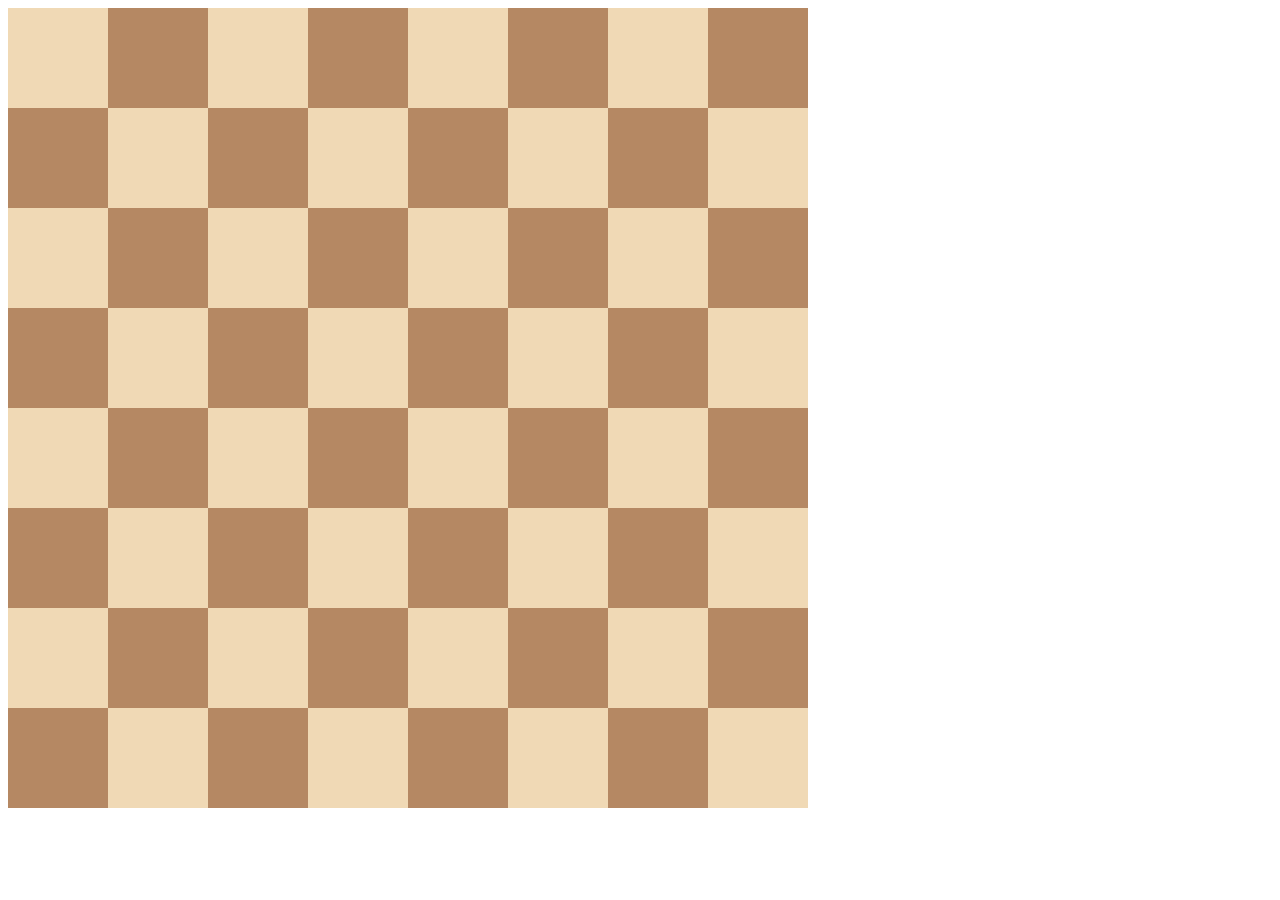
<file: 10.0 Display Grid/index.html>
<!DOCTYPE html>
<html>

<head>
  <title>Chessboard</title>
  <style>
    /* Write your code here */
    /* Each square should be 100px by 100px */
    .container {
      width: 800px;
      display: grid;
      /* grid-template-columns: repeat(8, 100px); */
      grid-template-columns: 1fr 1fr 1fr 1fr 1fr 1fr 1fr 1fr;
      /* grid-template-rows: repeat(8, 100px); */
      grid-template-rows: 1fr 1fr 1fr 1fr 1fr 1fr 1fr 1fr;
    }
    /* My colours for white: #f0d9b5, black: #b58863 */
    .white {
      height: 100px;
      width: 100px;
      background-color: #f0d9b5;
    }
    .black {
      height: 100px;
      width: 100px;
      background-color: #b58863;
    }
  </style>
</head>

<body>
  <div class="container">
    <div class="white"></div>
    <div class="black"></div>
    <div class="white"></div>
    <div class="black"></div>
    <div class="white"></div>
    <div class="black"></div>
    <div class="white"></div>
    <div class="black"></div>
    <div class="black"></div>
    <div class="white"></div>
    <div class="black"></div>
    <div class="white"></div>
    <div class="black"></div>
    <div class="white"></div>
    <div class="black"></div>
    <div class="white"></div>
    <div class="white"></div>
    <div class="black"></div>
    <div class="white"></div>
    <div class="black"></div>
    <div class="white"></div>
    <div class="black"></div>
    <div class="white"></div>
    <div class="black"></div>
    <div class="black"></div>
    <div class="white"></div>
    <div class="black"></div>
    <div class="white"></div>
    <div class="black"></div>
    <div class="white"></div>
    <div class="black"></div>
    <div class="white"></div>
    <div class="white"></div>
    <div class="black"></div>
    <div class="white"></div>
    <div class="black"></div>
    <div class="white"></div>
    <div class="black"></div>
    <div class="white"></div>
    <div class="black"></div>
    <div class="black"></div>
    <div class="white"></div>
    <div class="black"></div>
    <div class="white"></div>
    <div class="black"></div>
    <div class="white"></div>
    <div class="black"></div>
    <div class="white"></div>
    <div class="white"></div>
    <div class="black"></div>
    <div class="white"></div>
    <div class="black"></div>
    <div class="white"></div>
    <div class="black"></div>
    <div class="white"></div>
    <div class="black"></div>
    <div class="black"></div>
    <div class="white"></div>
    <div class="black"></div>
    <div class="white"></div>
    <div class="black"></div>
    <div class="white"></div>
    <div class="black"></div>
    <div class="white"></div>
  </div>
</body>

</html>
</file>
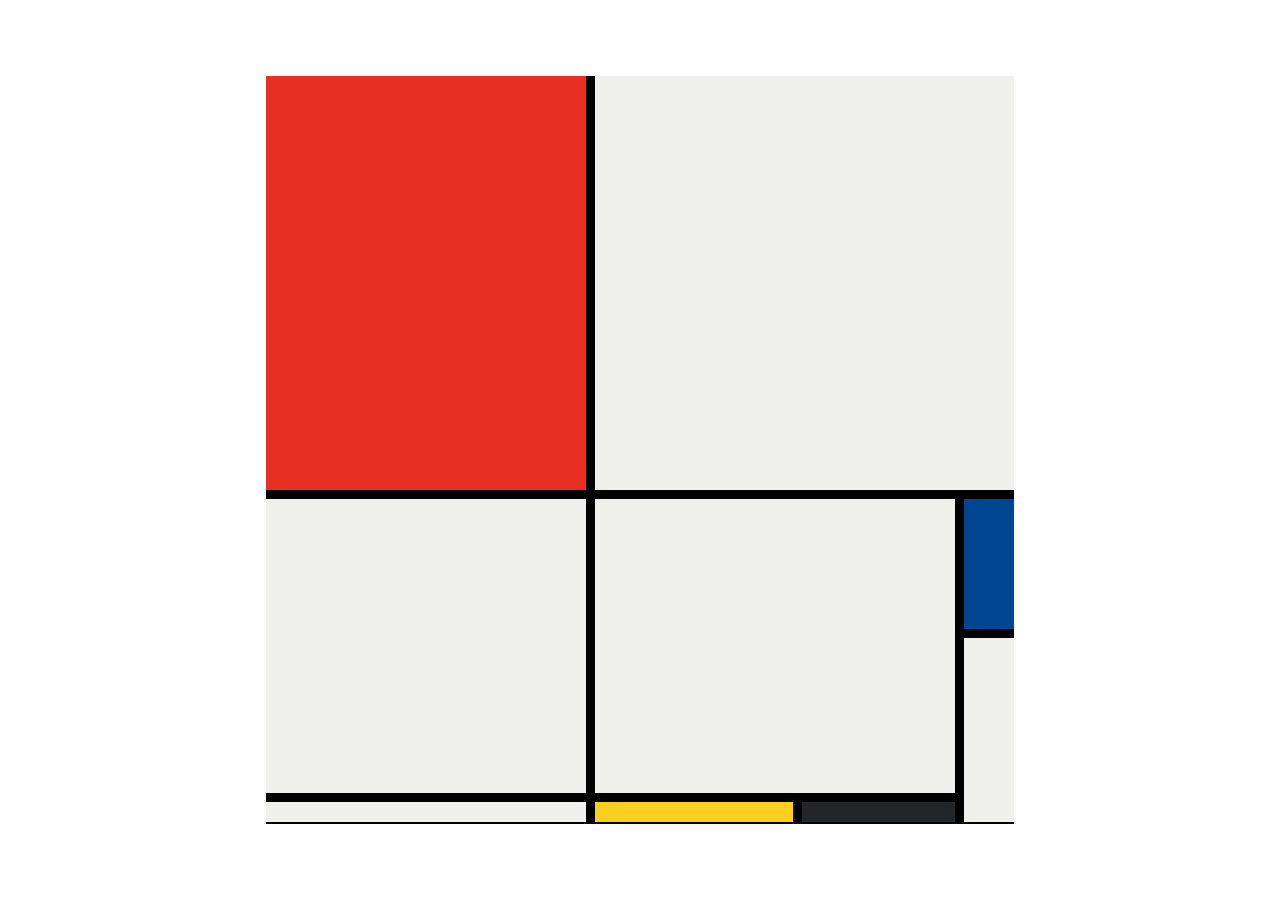
<file: 10.3 Mondrian Project/index.html>
<!doctype html>
<html lang="en">
  <head>
    <meta charset="UTF-8" />
    <meta name="viewport" content="width=device-width, initial-scale=1.0" />
    <title>Mondrian Project</title>
    <style>
      /* 
    Write your CSS here 
    Gap Colour: #000
    White: #F0F1EC
    Red: #E72F24
    Black: #232629
    Blue: #004592
    Yellow: #F9D01E

    For dimensions, see dimensions.png image.
    HINT: Remember you can't change the properties of grid lines.
    But grid lines are transparent!
    */
      body {
        display: flex;
        justify-content: center;
        align-items: center;
        height: 100vh;
        margin: 0;
        padding: 0;
      }

      .grid-container {
        height: 748px;
        width: 748px;
        background-color: #000;
        display: grid;
        grid-template-columns: 320px 198px 153px 50px;
        grid-template-rows: 414px 130px 155px 20px;
        gap: 9px;
      }

      .item1 {
        background-color: #e72f24;
      }

      .item2 {
        grid-column: span 3;
      }

      .item3 {
        grid-row: span 2;
      }

      .item4 {
        grid-column: span 2;
        grid-row: span 2;
      }

      .item6 {
        grid-row: span 2;
      }

      .item2,
      .item3,
      .item4,
      .item6,
      .item7 {
        background-color: #f0f1ec;
      }

      .item5 {
        background-color: #004592;
      }

      .item8 {
        background-color: #f9d01e;
      }

      .item9 {
        background-color: #232629;
      }
    </style>
  </head>

  <body>
    <!-- Write your HTML here -->
    <div class="grid-container">
      <div class="item item1"></div>
      <div class="item item2"></div>
      <div class="item item3"></div>
      <div class="item item4"></div>
      <div class="item item5"></div>
      <div class="item item6"></div>
      <div class="item item7"></div>
      <div class="item item8"></div>
      <div class="item item9"></div>
    </div>
  </body>
</html>
</file>
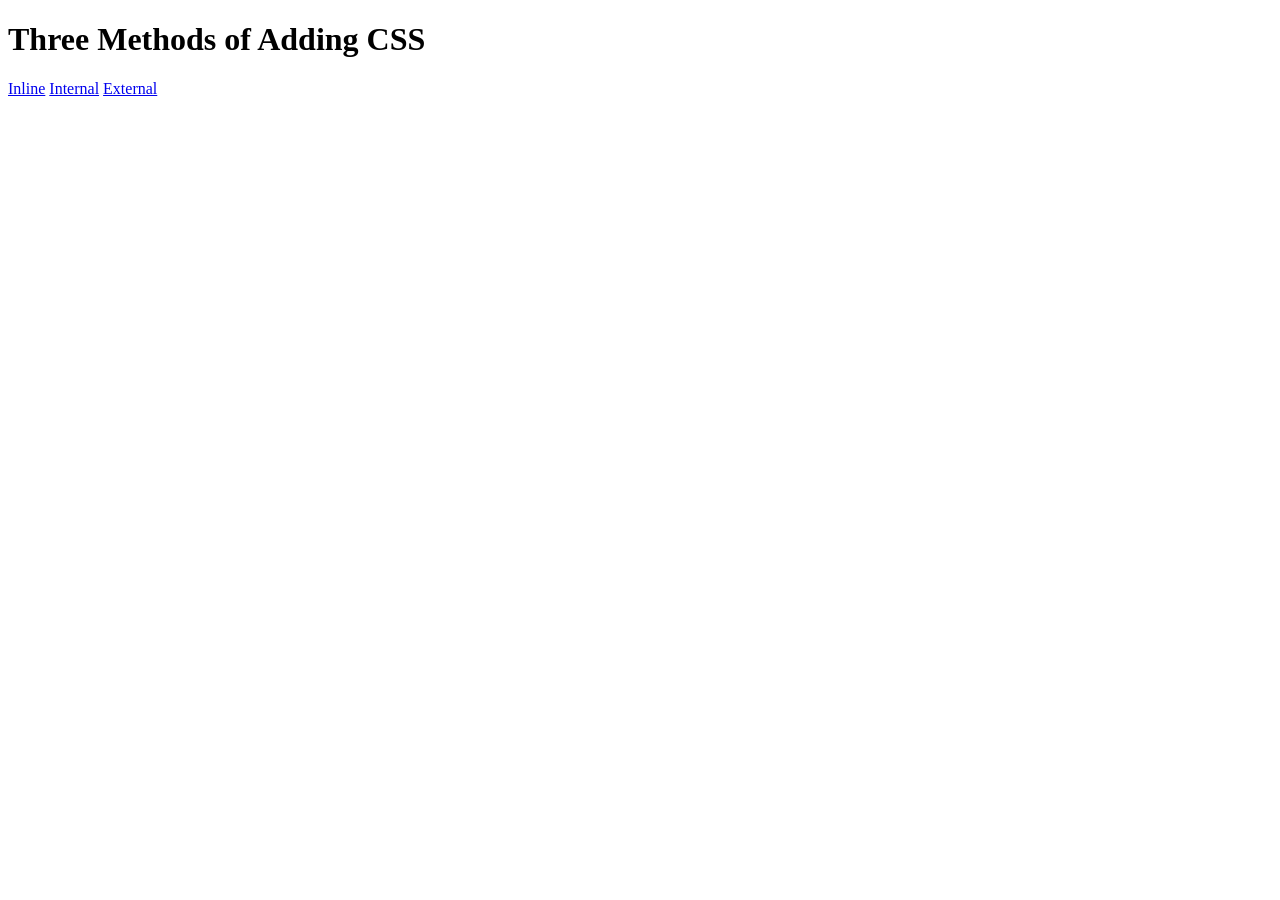
<file: 5.1. Adding CSS/index.html>
<!DOCTYPE html>
<html lang="en">

<head>
  <meta charset="UTF-8">
  <title>Adding CSS</title>
</head>

<body>
  <h1>Three Methods of Adding CSS</h1>
  <!-- Create 3 Links to The 3 Webpages: inline, internal and external -->
   <a href="inline.html">Inline</a>
   <a href="internal.html">Internal</a>
   <a href="external.html">External</a>
</body>

</html>
</file>
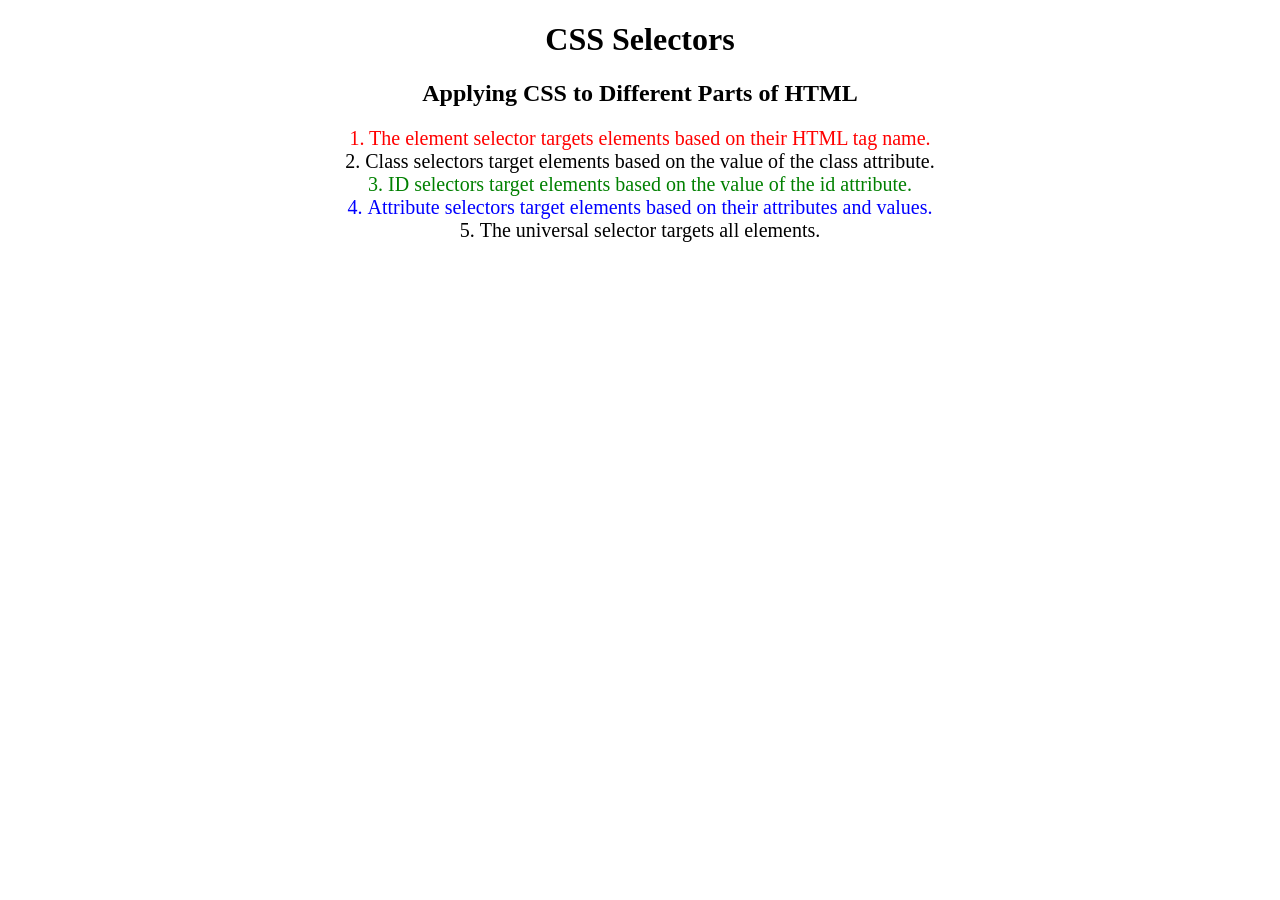
<file: 5.3 CSS Selectors/index.html>
<!DOCTYPE html>
<html lang="en">

<head>
  <meta charset="UTF-8">
  <title>CSS Selectors</title>
  <link rel="stylesheet" href="./style.css" />
</head>

<body>
  <h1>CSS Selectors</h1>
  <h2>Applying CSS to Different Parts of HTML</h2>
  <!-- TODO 1: Set the CSS for all paragraph tags to "color: red" -->
  <p class="note">1. The element selector targets elements based on their HTML tag name.</p>

  <ol>
    <!-- TODO 2: Set the CSS for all elements with a class of "note" to "font-size: 20px" -->
    <li class="note" value="2">Class selectors target elements based on the value of the class attribute.</li>

    <!-- TODO 3: Set the CSS for the element with an id of "id-selector-demo" to "color: green" -->
    <li class="note" id="id-selector-demo" value="3">ID selectors target elements based on the value of the id
      attribute.</li>

    <!-- TODO 4: Set the CSS for the li elements that have the "value" attribute set to "4" to have "color: blue" -->
    <li class="note" value="4">Attribute selectors target elements based on their attributes and values.</li>

    <!-- TODO 5: Set all elements to have "text-align: center" -->
    <li class="note" value="5">The universal selector targets all elements.</li>
  </ol>
</body>

</html>
</file>
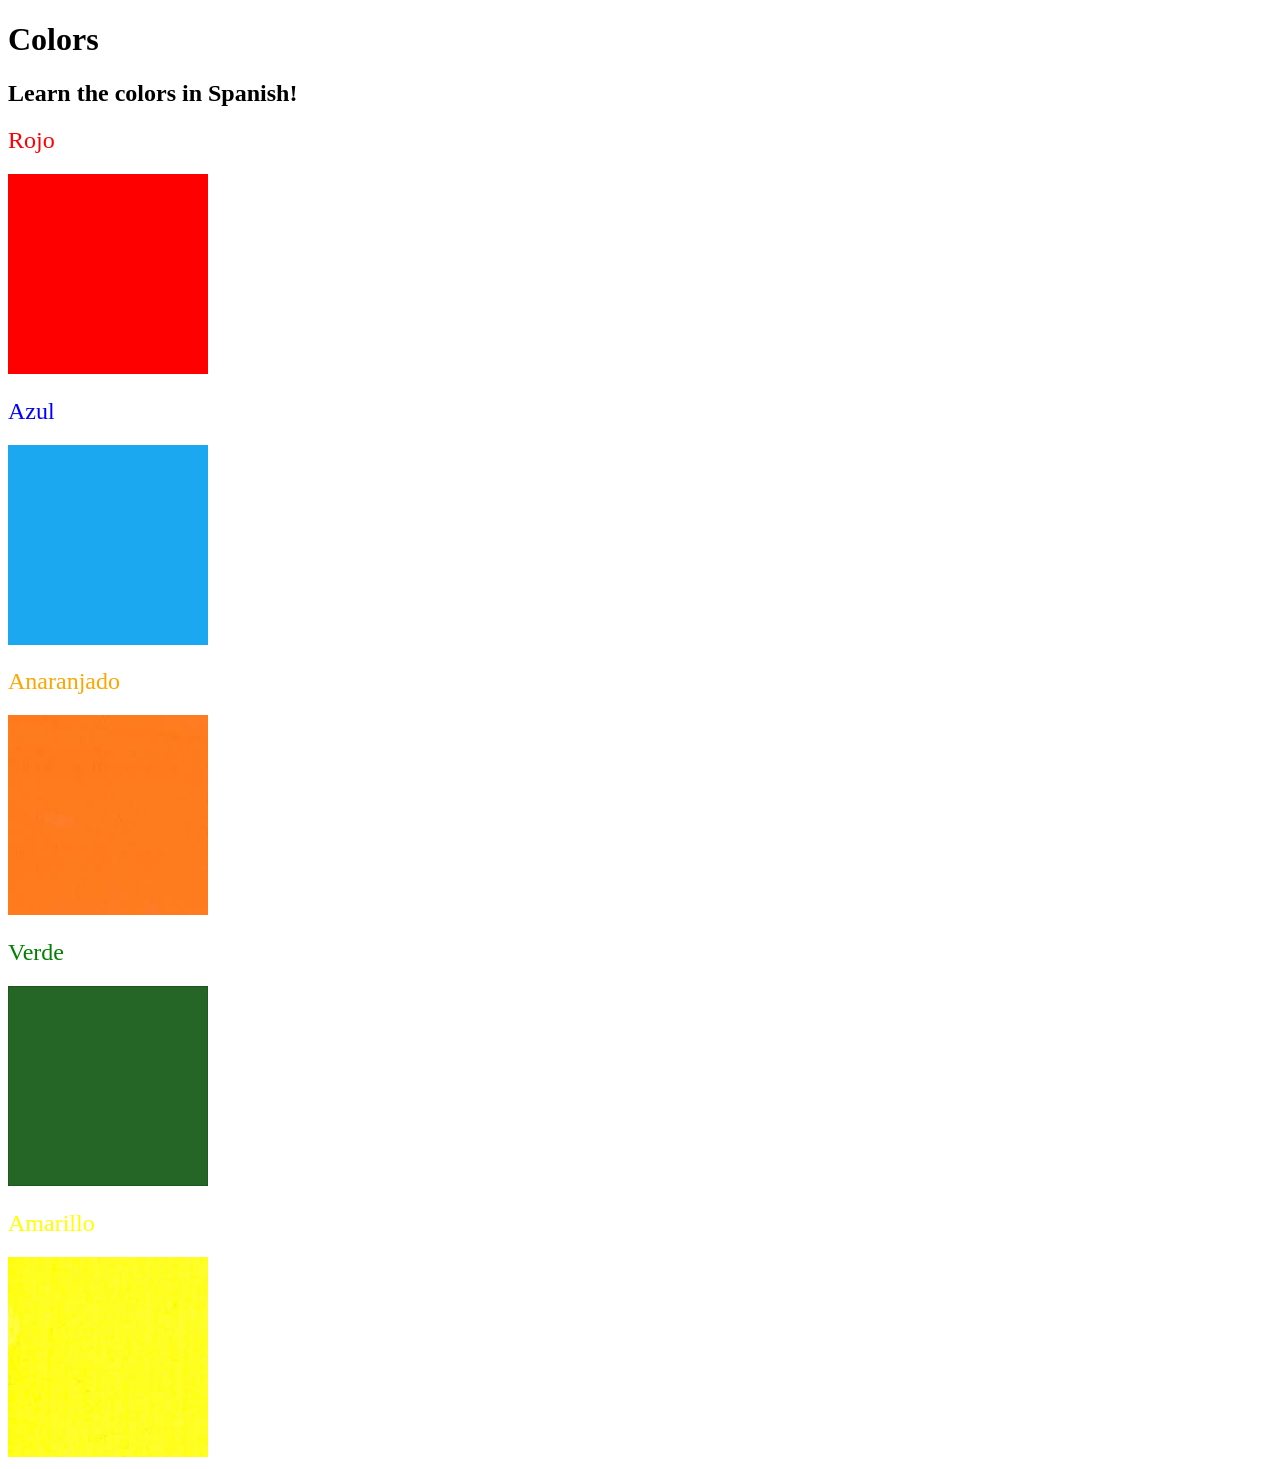
<file: 5.4 Color Vocab Project/index.html>
<!DOCTYPE html>
<html lang="en">
  <head>
    <meta charset="UTF-8" />
    <title>Spanish Vocabulary</title>
    <link rel="stylesheet" href="./style.css" />
  </head>

  <body>
    <h1>Colors</h1>
    <h2>Learn the colors in Spanish!</h2>
    <h2 class="color-title" id="red">Rojo</h2>
    <img src="./assets/images/red.png" alt="red" />

    <h2 class="color-title" id="blue">Azul</h2>
    <img src="./assets/images/blue.png" alt="blue" />

    <h2 class="color-title" id="orange">Anaranjado</h2>
    <img src="./assets/images/orange.png" alt="orange" />

    <h2 class="color-title" id="green">Verde</h2>
    <img src="./assets/images/green.png" alt="green" />

    <h2 class="color-title" id="yellow">Amarillo</h2>
    <img src="./assets/images/yellow.png" alt="yellow" />
  </body>
</html>

<!-- 
TODOs
IMPORTANT: You should not need to make ANY CHANGES to index.html
All code should be written in your CSS file.

1. Create a CSS file and incorporate it as an external stylesheet.
2. Use CSS to style each of the color titles to meaning. 
Hint: Use the id to help if you don't know the words in spanish.
3. Use CSS to change all the color titles to have "font-weight: normal;"
4. Use CSS (not HTML) to make all the images 200px heigh and 200px wide. 
Hint: 
https://developer.mozilla.org/en-US/docs/Web/CSS/height
https://developer.mozilla.org/en-US/docs/Web/CSS/width
-->
</file>
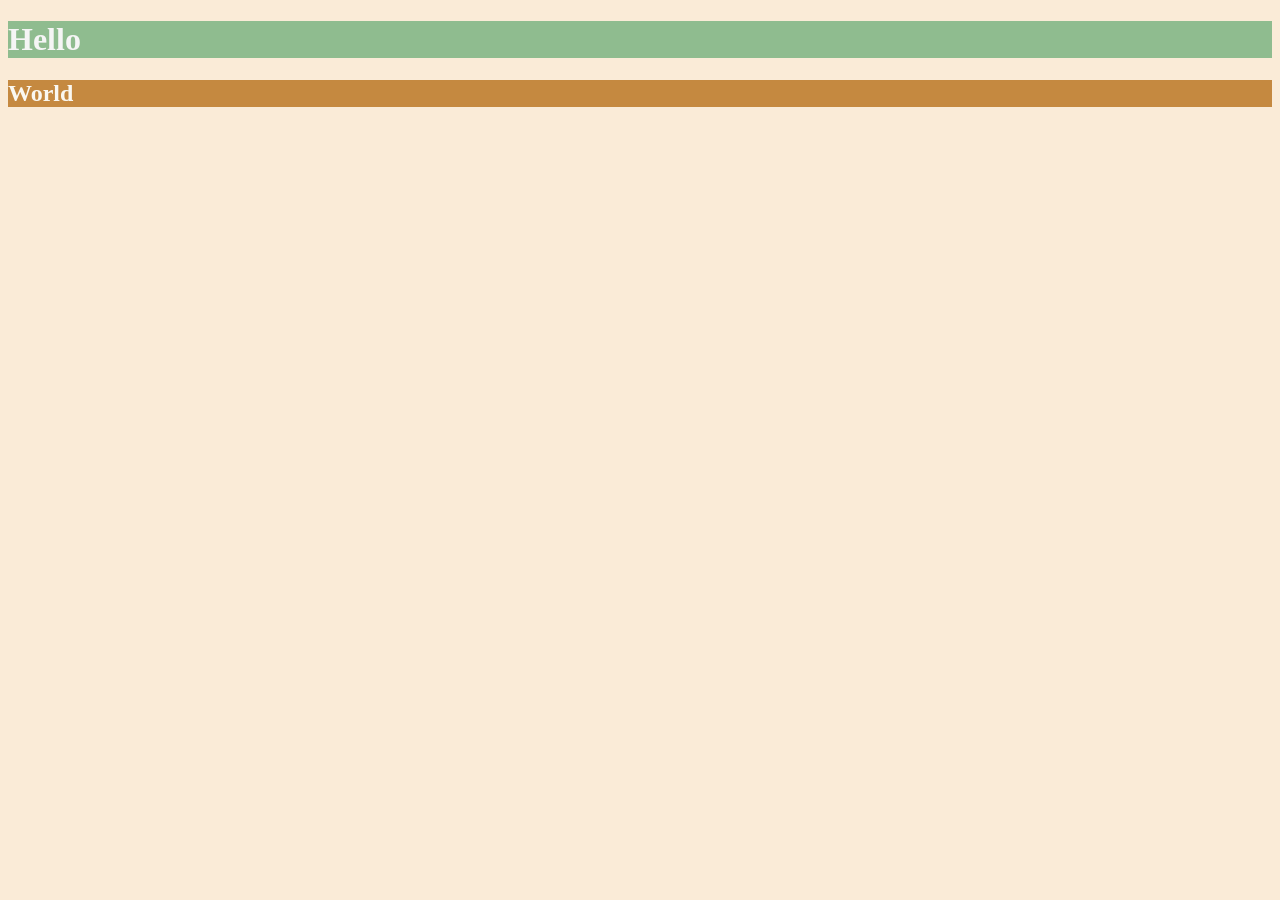
<file: 6.0 CSS Colors/index.html>
<!doctype html>
<html lang="en">
  <head>
    <meta charset="UTF-8" />
    <title>Colors</title>
    <style>
      /* Write your CSS code here. */
      /* 1. Make the background of the webpage "antiquewhite"
    2. Make the h1 "whitesmoke"
    3. Make the background of the h1 "darkseagreen"
    4. Make the h2 #FAF8F1
    5. Make the background of the h2 "#C58940" */
      body {
        background-color: antiquewhite;
      }
      h1 {
        color: whitesmoke;
        background-color: darkseagreen;
      }
      h2 {
        color: #faf8f1;
        background-color: #c58940;
      }
    </style>
  </head>

  <body>
    <h1>Hello</h1>
    <h2>World</h2>
  </body>
</html>
</file>
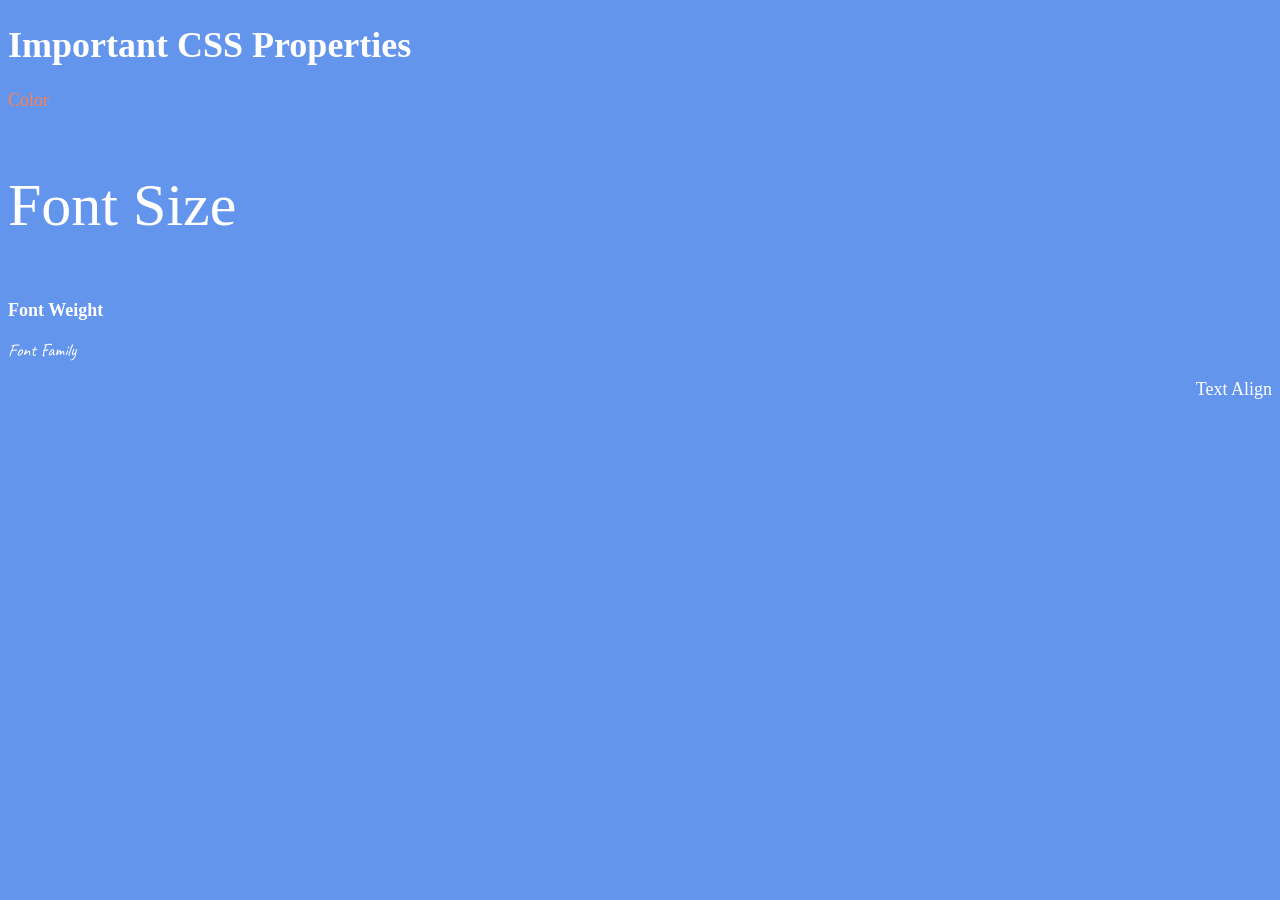
<file: 6.1 Font Properties/index.html>
<!doctype html>
<html lang="en">
  <head>
    <meta charset="UTF-8" />
    <title>CSS Properties</title>
    <style>
      body {
        background-color: cornflowerblue;
        color: white;
        font-size: 18px;
      }

      /* Don't change the CSS above, add Your CSS below */
      #coral {
        color: coral;
      }

      #font-size {
        font-size: 2rem;
      }

      #font-weight {
        font-weight: 900;
      }

      #font-family {
        font-family: "Caveat", cursive;
      }

      #text-align {
        text-align: right;
      }

      html {
        font-size: 30px;
      }
    </style>

    <link rel="preconnect" href="https://fonts.googleapis.com" />
    <link rel="preconnect" href="https://fonts.gstatic.com" crossorigin />
    <link
      href="https://fonts.googleapis.com/css2?family=Caveat:wght@400..700&display=swap"
      rel="stylesheet"
    />
  </head>

  <body>
    <h1>Important CSS Properties</h1>
    <p id="coral">Color</p>
    <p id="font-size">Font Size</p>
    <p id="font-weight">Font Weight</p>
    <p id="font-family">Font Family</p>
    <p id="text-align">Text Align</p>

    <!-- TODOs
  1. Change the color of <p>Color</p> to "coral" color.
  2. Change the font size of <p>Font Size</p> to 2X the size of the root font size.
  3. Change the font weight of <p>Font Weight</p> to 900.
  4. Change the font family of <p>Font Family</p> to the Google font Caveat with regular (400) font weight.
  Link: https://fonts.google.com/specimen/Caveat
  5. Change the <p>Text Align</p> to right align.
  6. Change the the root (html element) font size to 30px -->
  </body>
</html>
</file>
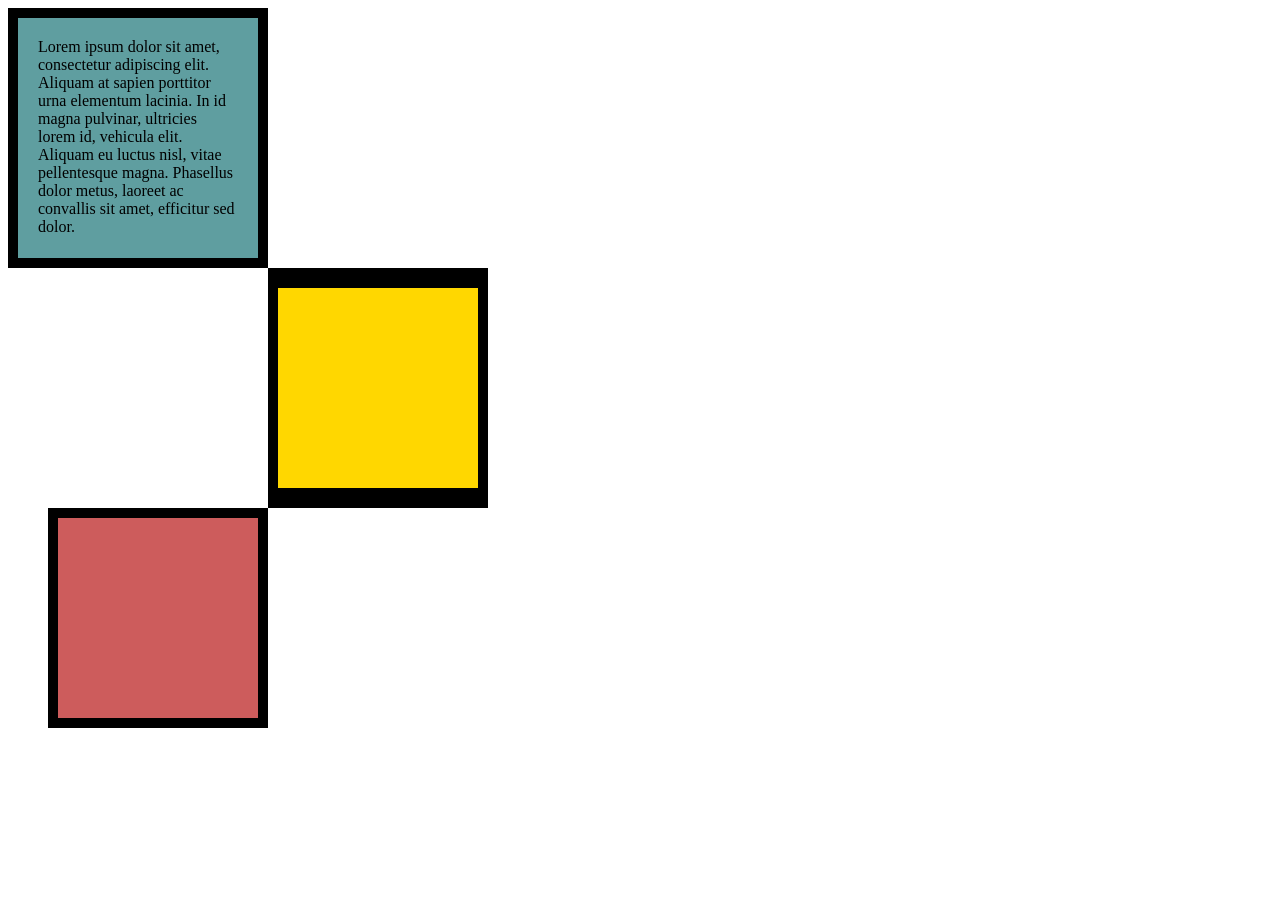
<file: 6.3 CSS Box Model/index.html>
<!doctype html>
<html lang="en">
  <head>
    <meta charset="UTF-8" />
    <title>CSS Box Model</title>
    <style>
      /* Write your CSS code here */
      div {
        height: 200px;
        width: 200px;
      }

      #box-1 {
        background-color: cadetblue;
        padding: 20px;
        border: 10px solid black;
      }

      #box-2 {
        background-color: gold;
        border-top: 20px solid black;
        border-bottom: 20px solid black;
        border-left: 10px solid black;
        border-right: 10px solid black;
        margin-left: 260px;
      }
      #box-3 {
        background-color: indianred;
        border: 10px solid black;
        margin-left: 40px;
      }

      p {
        margin: 0;
      }
    </style>
  </head>

  <body>
    <!-- TODOs:
1. Create 3 Boxes using the div element.
2. Set their sizes to 200px heigh by 200px wide.
3. Set different background colors for each of the boxes (I used cadetblue, gold and indianred).
4. Add a paragraph <p> element into the first div and add the following words:
  Lorem ipsum dolor sit amet, consectetur adipiscing elit. Aliquam at sapien porttitor urna elementum lacinia. In
  id magna pulvinar, ultricies lorem id, vehicula elit. Aliquam eu luctus nisl, vitae pellentesque magna. Phasellus
  dolor metus, laoreet ac convallis sit amet, efficitur sed dolor.
  5. Set the 1st div to have 20px padding all around with a black 10px border.
6. Fix the style of the <p> element to remove all margins.
  Hint: Use the CSS inspector in Chrome.
  7. Set the 2nd div to have a 20px border on top and bottom and 10px border left and right. (See goal image)
  8. Set the 3rd div to have a 10px border 
  9. Set the margins for the divs so that each box corner touches the other. (See the goal image)
  -->
    <div id="box-1">
      <p>
        Lorem ipsum dolor sit amet, consectetur adipiscing elit. Aliquam at
        sapien porttitor urna elementum lacinia. In id magna pulvinar, ultricies
        lorem id, vehicula elit. Aliquam eu luctus nisl, vitae pellentesque
        magna. Phasellus dolor metus, laoreet ac convallis sit amet, efficitur
        sed dolor.
      </p>
    </div>
    <div id="box-2"></div>
    <div id="box-3"></div>
  </body>
</html>
</file>
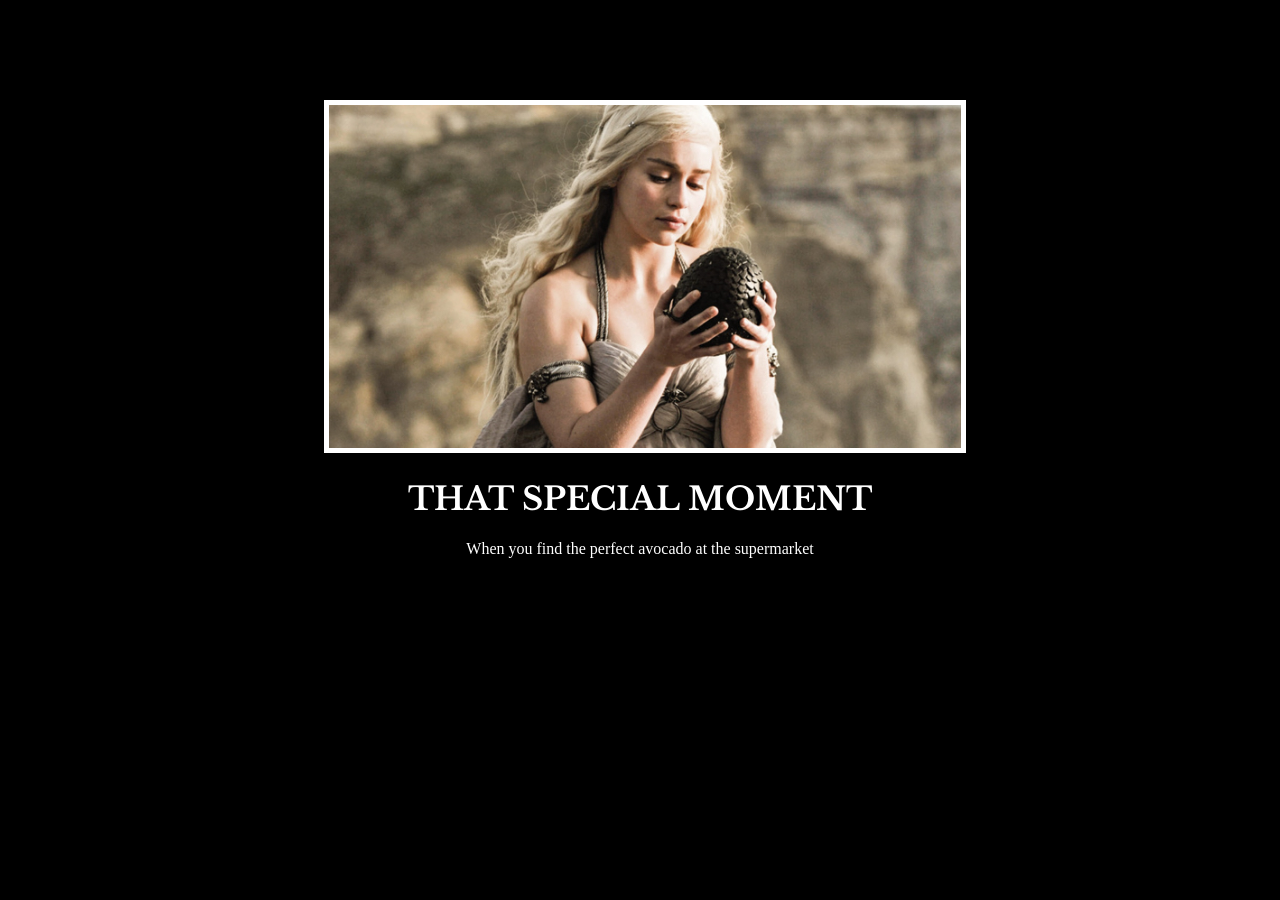
<file: 6.4 Motivation Meme Project/index.html>
<!-- 
  TODO: Create a motivational post website.
Style it how ever you like. 
Look at the goal image for inspiration.
But it must have the following features:
1. The main h1 text should be using the Regular Libre Baskerville Font from Google Fonts:
  https://fonts.google.com/specimen/Libre+Baskerville
2. The text should be white and background black.
3. Add your own image into the images folder inside assets. It should have a 5px white border.
4. The text should be center aligned.
5. Create a div to contain the h1, p and img elements. Adjust the margins so that the image and text are centered on the page. 
  Hint: You horizontally center a div by giving it a width of 50% and a margin-left of 25%.
  Hint: Set the image to have a width of 100% so it fills the div. 
6. Read about the text-transform property on MDN docs to make the h1 uppercase with CSS.
  https://developer.mozilla.org/en-US/docs/Web/CSS/text-transform 
-->

<!doctype html>
<html lang="en">
  <head>
    <meta charset="UTF-8" />
    <meta name="viewport" content="width=device-width, initial-scale=1.0" />
    <title>Document</title>
    <link rel="stylesheet" href="style.css" />
    <link rel="preconnect" href="https://fonts.googleapis.com" />
    <link rel="preconnect" href="https://fonts.gstatic.com" crossorigin />
    <link
      href="https://fonts.googleapis.com/css2?family=Caveat:wght@400..700&family=Libre+Baskerville:ital,wght@0,400..700;1,400..700&display=swap"
      rel="stylesheet"
    />
  </head>
  <body>
    <div class="container">
      <img src="assets/images/daenerys.jpeg" alt="That Special Moment" />
      <h1>That Special Moment</h1>
      <p>When you find the perfect avocado at the supermarket</p>
    </div>
  </body>
</html>
</file>
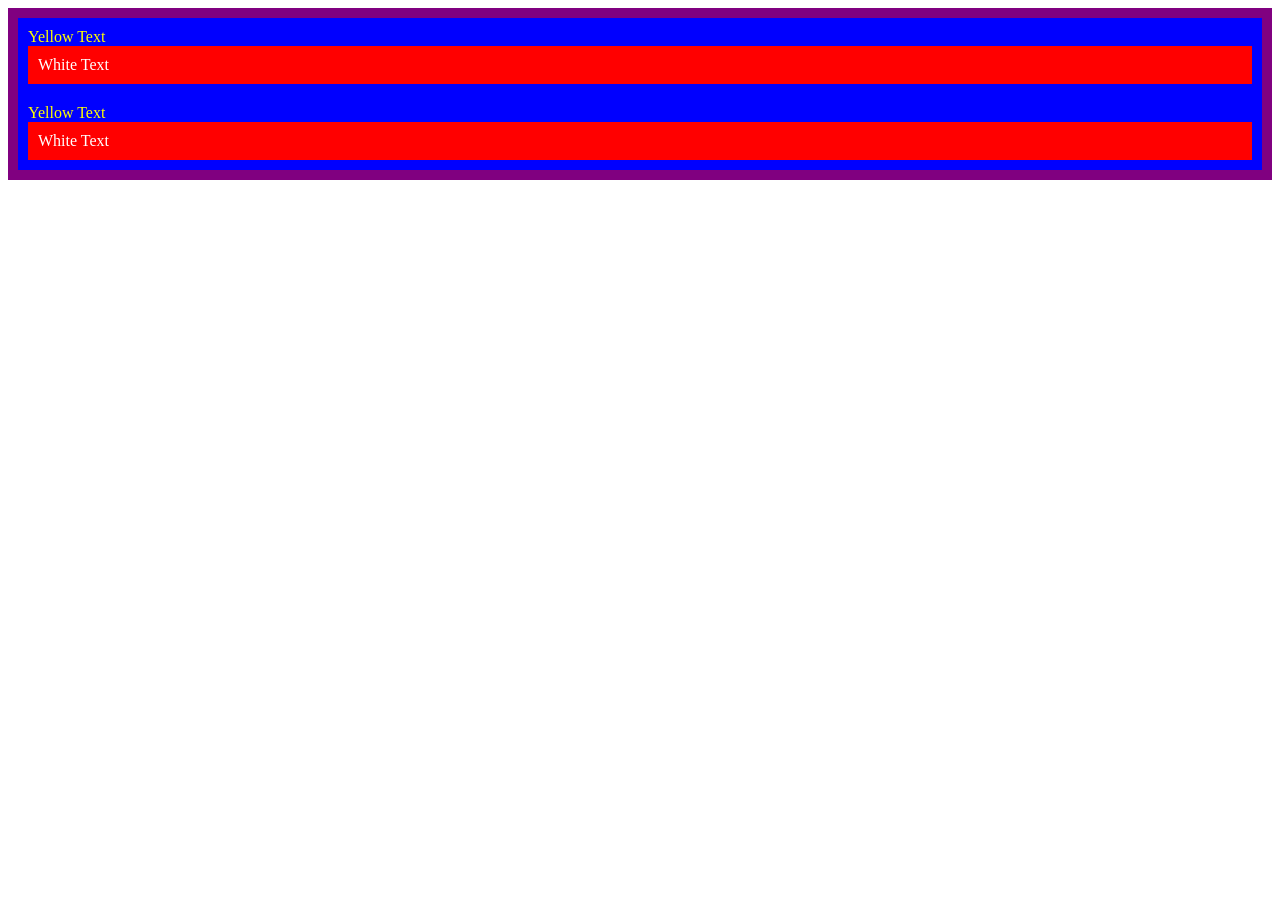
<file: 7.0 CSS Cascade/index.html>
<!DOCTYPE html>
<html lang="en">

<head>
  <meta charset="UTF-8">
  <title>CSS Cascade</title>
  <link rel="stylesheet" href="./style.css">
</head>

<body>
  <div id="outer-box" class="box">
    <div class="box">
      <p>Yellow Text</p>
      <div class="box inner-box">
        <p class="white-text">White Text</p>
      </div>
    </div>
    <div class="box">
      <p>Yellow Text</p>
      <div class="box inner-box">
        <p class="white-text">White Text</p>
      </div>
    </div>
  </div>
</body>

</html>
</file>
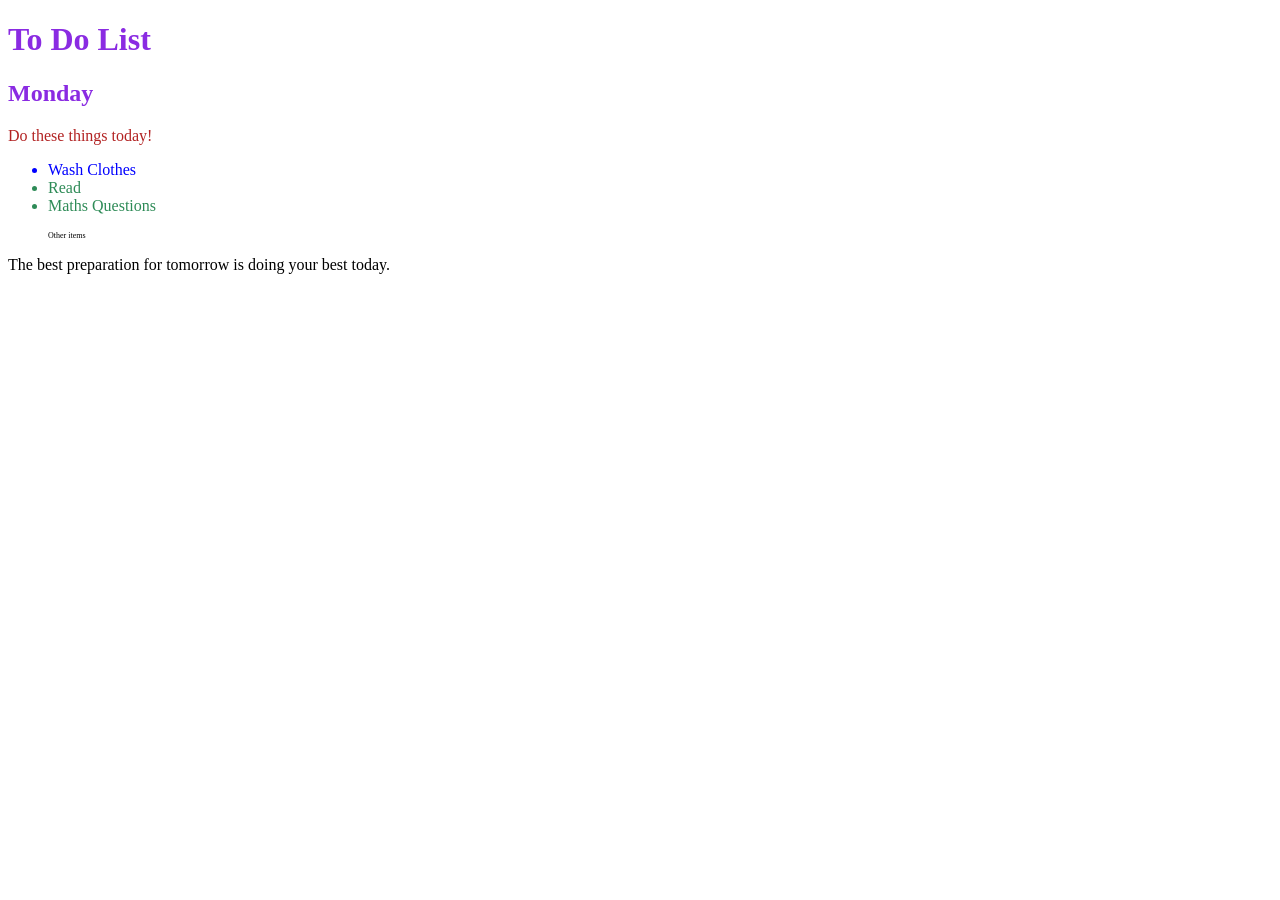
<file: 7.1 Combining Selectors/index.html>
<!DOCTYPE html>
<html lang="en">

<head>
  <meta charset="UTF-8">
  <title>Combining CSS Selectors</title>
  <link rel="stylesheet" href="./style.css">
</head>

<!-- Don't change any of the HTML code! -->

<body>
  <h1>To Do List</h1>
  <h2>Monday</h2>
  <div class="box">
    <p class="done">Do these things today!</p>
    <ul class="list">
      <li>Wash Clothes</li>
      <li class="done">Read</li>
      <li class="done">Maths Questions</li>
    </ul>
  </div>

  <ul>
    <p class="done">Other items</p>
  </ul>
  <p>The best preparation for tomorrow is doing your best today.</p>

</body>

</html>
</file>
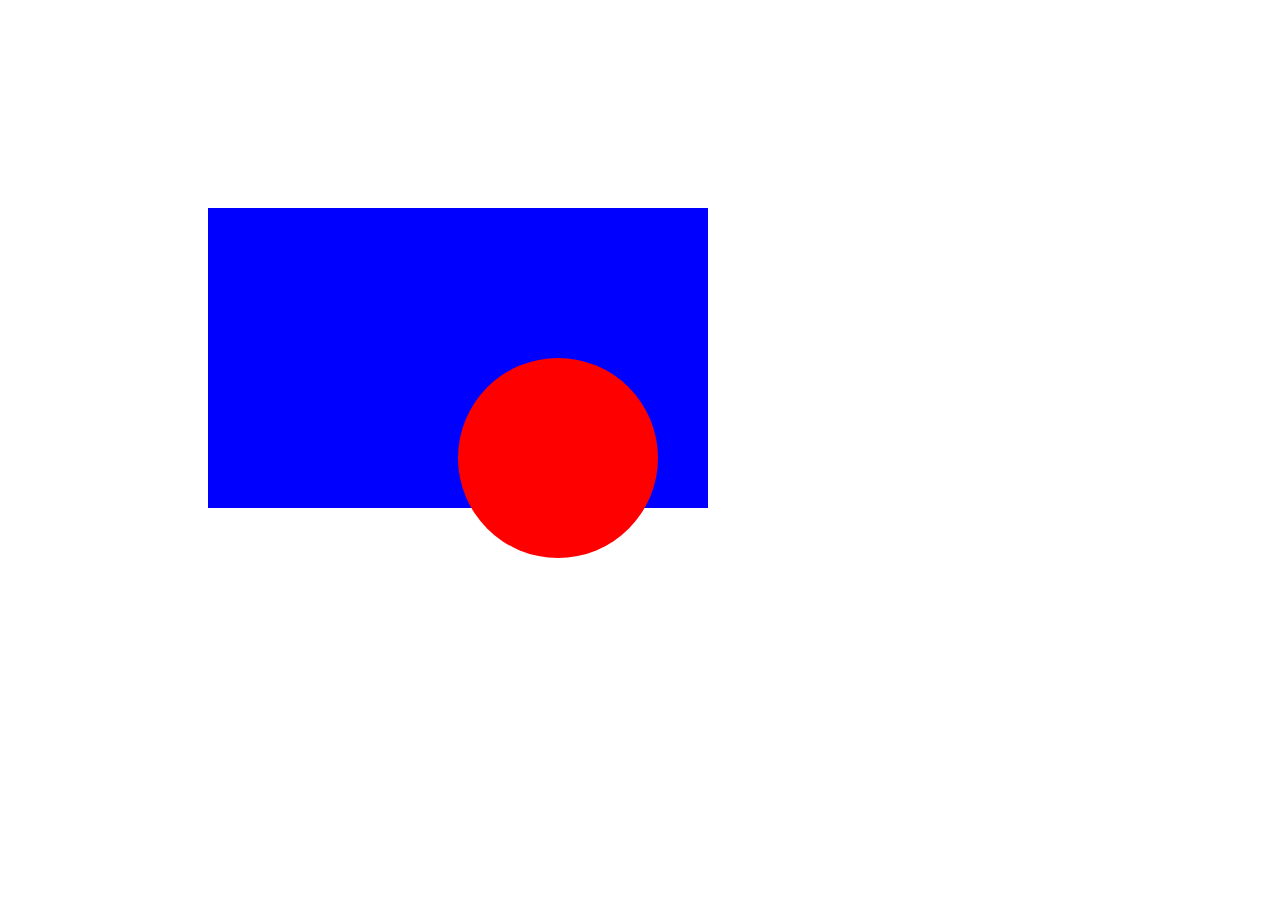
<file: 7.2 CSS Positioning/index.html>
<!DOCTYPE html>
<html>

<head>
  <title>CSS Positioning Exercise</title>
  <style>
    /* Write your code here */
    .red-circle {
      background-color: red;
      width: 200px;
      height: 200px;
      border-radius: 50%;
      position: absolute;
      top:150px;
      left: 250px;
    }
    .blue-box {
      background-color: blue;
      width: 500px;
      height: 300px;
      top: 200px;
      left: 200px;
      position: relative;
    }
  </style>
</head>

<body>
  <div class="blue-box">
    <div class="red-circle">
    </div>
  </div>

</body>

</html>
</file>
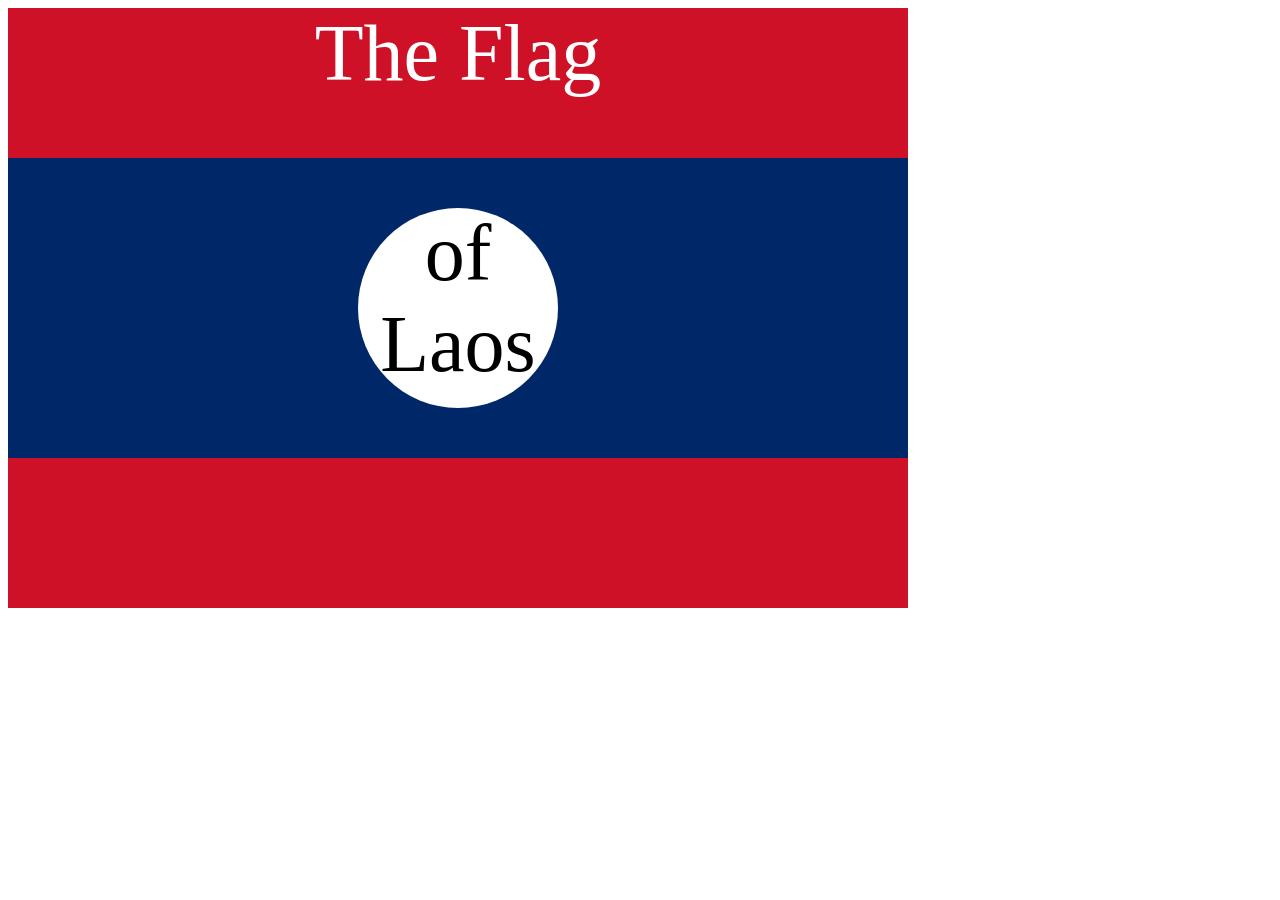
<file: 7.3 CSS Flag Project/index.html>
<!doctype html>
<html lang="en">
  <head>
    <meta charset="UTF-8" />
    <title>CSS Flag Project</title>
    <style>
      /* Write your CSS Code here */

      .flag {
        background-color: #ce1126;
        width: 900px;
        height: 600px;
        position: relative;
      }

      .flag > div {
        background-color: #002868;
        width: 100%;
        height: 300px;
        position: absolute;
        top: 150px;
      }

      .flag > div > div {
        background-color: white;
        width: 200px;
        height: 200px;
        border-radius: 50%;
        position: relative;
        top: 50px;
        left: 350px;
      }

      p {
        margin: 0;
        font-size: 5rem;
        text-align: center;
        color: white;
      }

      .flag div div p {
        color: black;
      }
    </style>
  </head>

  <!-- 
  IMPORTANT! Do not change any HTML
Don't add any classes/ids/elements 
Use what you know about combining selectors 
and CSS specificity instead.
Hint 1: The flag is 900px by 600px and the circle is 200px by 200px.
Hint 2: You can use CSS inspection to get the colors from
https://appbrewery.github.io/flag-of-laos/
-->

  <body>
    <div class="flag">
      <p>The Flag</p>
      <div>
        <div>
          <p>of Laos</p>
        </div>
      </div>
    </div>
  </body>
</html>
</file>
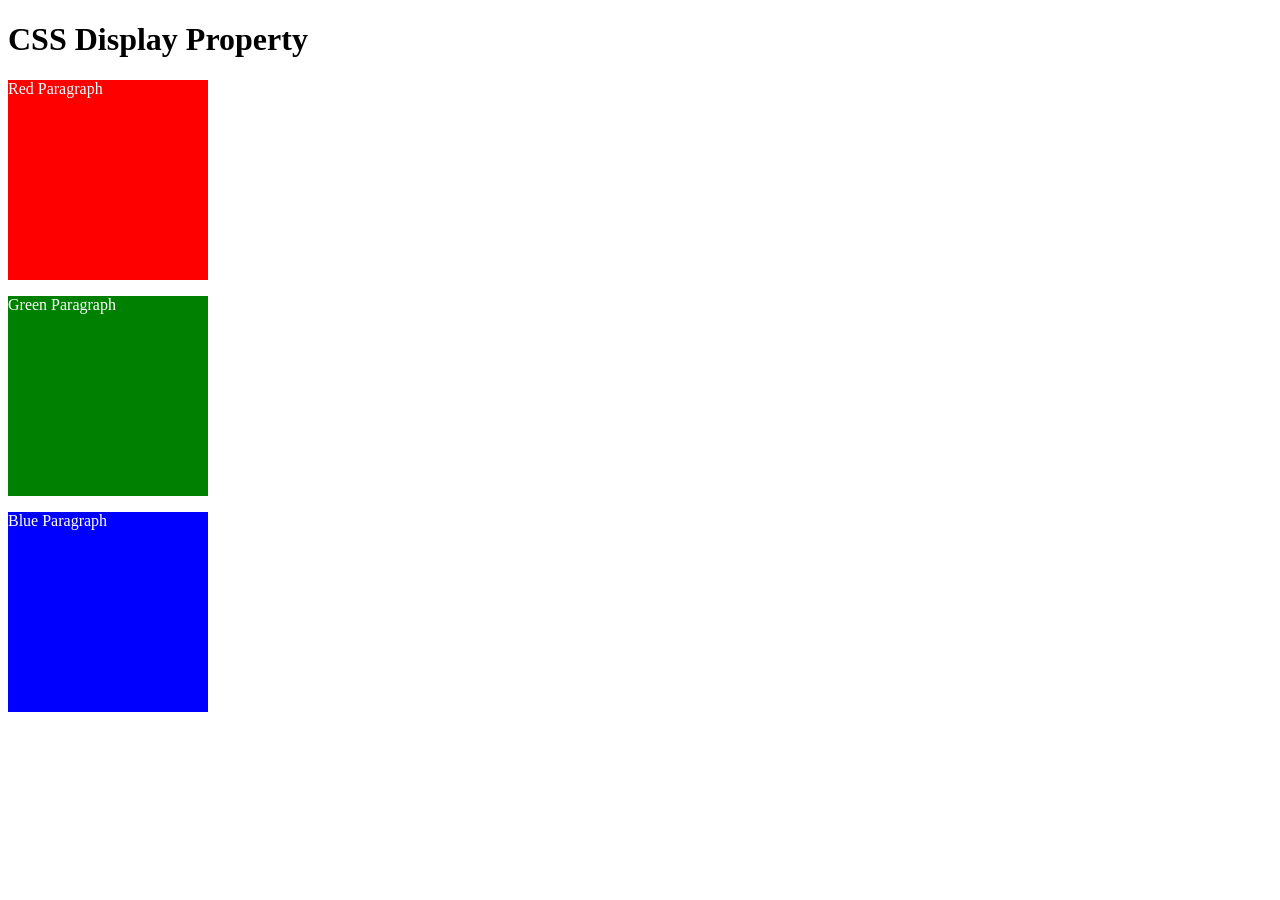
<file: 8.0 CSS Display/index.html>
<!DOCTYPE html>
<html>

<!-- 
  TODO
1. By changing only the display property of the CSS make all 3 squares line up horizontally like in goal1 image.
2. Change only the display property to make all 3 squares line up vertically like in goal2 image. 
-->

<head>
  <title>CSS Display Property Example</title>
  <style>
    p {
      color: white;
    }

    .red {
      /* display: inline-block; */
      display: block;
      width: 200px;
      height: 200px;
      background-color: red;
    }

    .green {
      /* display: inline-block; */
      display: block;
      width: 200px;
      height: 200px;
      background-color: green;
    }

    .blue {
      /* display: inline-block; */
      display: block;
      width: 200px;
      height: 200px;
      background-color: blue;
    }
  </style>
</head>


<body>
  <h1>CSS Display Property</h1>
  <p class="red">Red Paragraph </p>
  <p class="green">Green Paragraph</p>
  <p class="blue">Blue Paragraph</p>
</body>

</html>
</file>
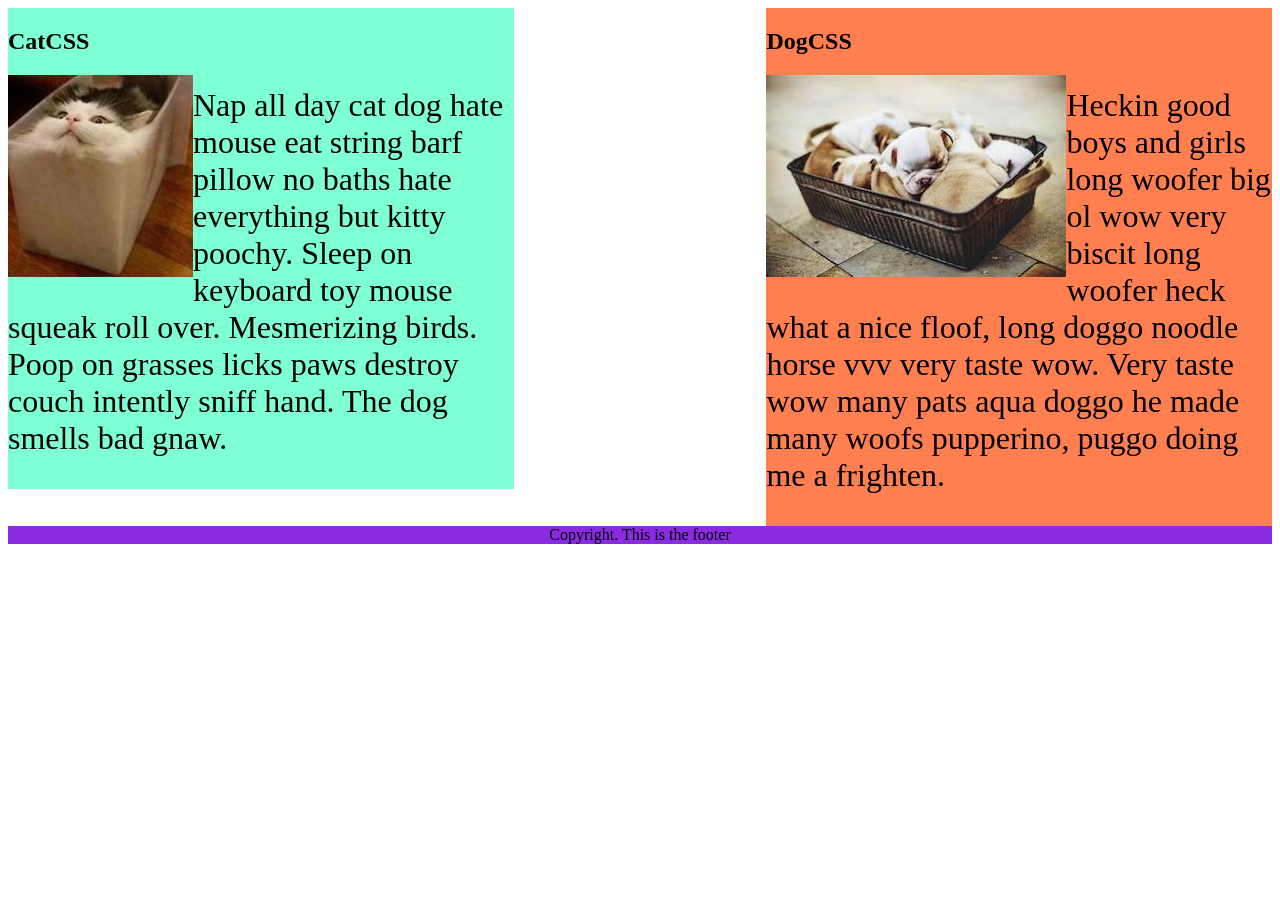
<file: 8.1 CSS Float/index.html>
<!doctype html>
<html lang="en">
  <!-- TODO
1. Make both paragraph elements wrap around the image.
2. Use Float to move the cat div to the left and the dog div to the right.
3. Use clear to make the footer go below both the cat and dog div. -->

  <head>
    <meta charset="UTF-8" />
    <title>CSS Float</title>
    <style>
      div {
        display: inline-block;
        width: 40%;
      }

      p {
        font-size: 2em;
      }

      .cat {
        background-color: aquamarine;
        float: left;
      }

      .dog {
        background-color: coral;
        float: right;
      }

      footer {
        text-align: center;
        background-color: blueviolet;
        clear: both;
      }

      img{
        float: left;
      }
    </style>
  </head>

  <body>
    <div class="cat">
      <h2>CatCSS</h2>

      <img src="cat.jpeg" alt="cat in a box" />
      <p class="first-paragraph">
        Nap all day cat dog hate mouse eat string barf pillow no baths hate
        everything but kitty poochy. Sleep on keyboard toy mouse squeak roll
        over. Mesmerizing birds. Poop on grasses licks paws destroy couch
        intently sniff hand. The dog smells bad gnaw.
      </p>
    </div>
    <div class="dog">
      <h2>DogCSS</h2>
      <img src="dog.jpeg" alt="dogs in a box" />
      <p class="second-paragraph">
        Heckin good boys and girls long woofer big ol wow very biscit long
        woofer heck what a nice floof, long doggo noodle horse vvv very taste
        wow. Very taste wow many pats aqua doggo he made many woofs pupperino,
        puggo doing me a frighten.
      </p>
    </div>

    <footer>Copyright. This is the footer</footer>
  </body>
</html>
</file>
<file: 5.3 CSS Selectors/style.css>
ol {
  margin-left: -40px;
  margin-top: -20px;
  list-style-position: inside;
}

/* Write your CSS below, don't change the rules above. */
p {
  color: red;
}

.note {
  font-size: 20px;
}

#id-selector-demo {
  color: green;
}

li[value="4"]{
  color: blue;
}

*{
  text-align: center;
}
</file>
<file: 5.4 Color Vocab Project/style.css>
#red{
    color: red;
}

#blue{
    color: blue;
}

#orange{
    color: orange;
}

#green{
    color: green;
}

#yellow{
    color: yellow;
}

.color-title{
    font-weight: normal;
}

img{
    width: 200px;
    height: 200px;
}
</file>
<file: 6.4 Motivation Meme Project/style.css>
h1{
    font-family: "Libre Baskerville", serif;
    text-transform: uppercase;
}

img{
    width: 100%;
    border: 5px solid white;
}

div{
    width:50%;
    margin: 100px 25%;
    text-align: center;
}

body{
    background-color: black;
    color: white;
}
</file>
<file: 7.0 CSS Cascade/style.css>
/* Don't change the existing CSS. */

.box {
  background-color: blue;
  padding: 10px;
}

p {
  color: yellow;
  margin: 0;
  padding: 0;
}

.white-text {
  color: white;
}

.inner-box{
  background-color: red;
  padding: 10px;
}

#outer-box{
  background-color: purple;
}
</file>
<file: 7.1 Combining Selectors/style.css>
/* Write your code here: */

h1, h2 {
    color: blueviolet;
}

.box > p {
    color: firebrick;
}

.box li {
    color: blue;
}

li.done{
    color: seagreen;
}

ul p.done {
    font-size: 0.5rem;
}
</file>
